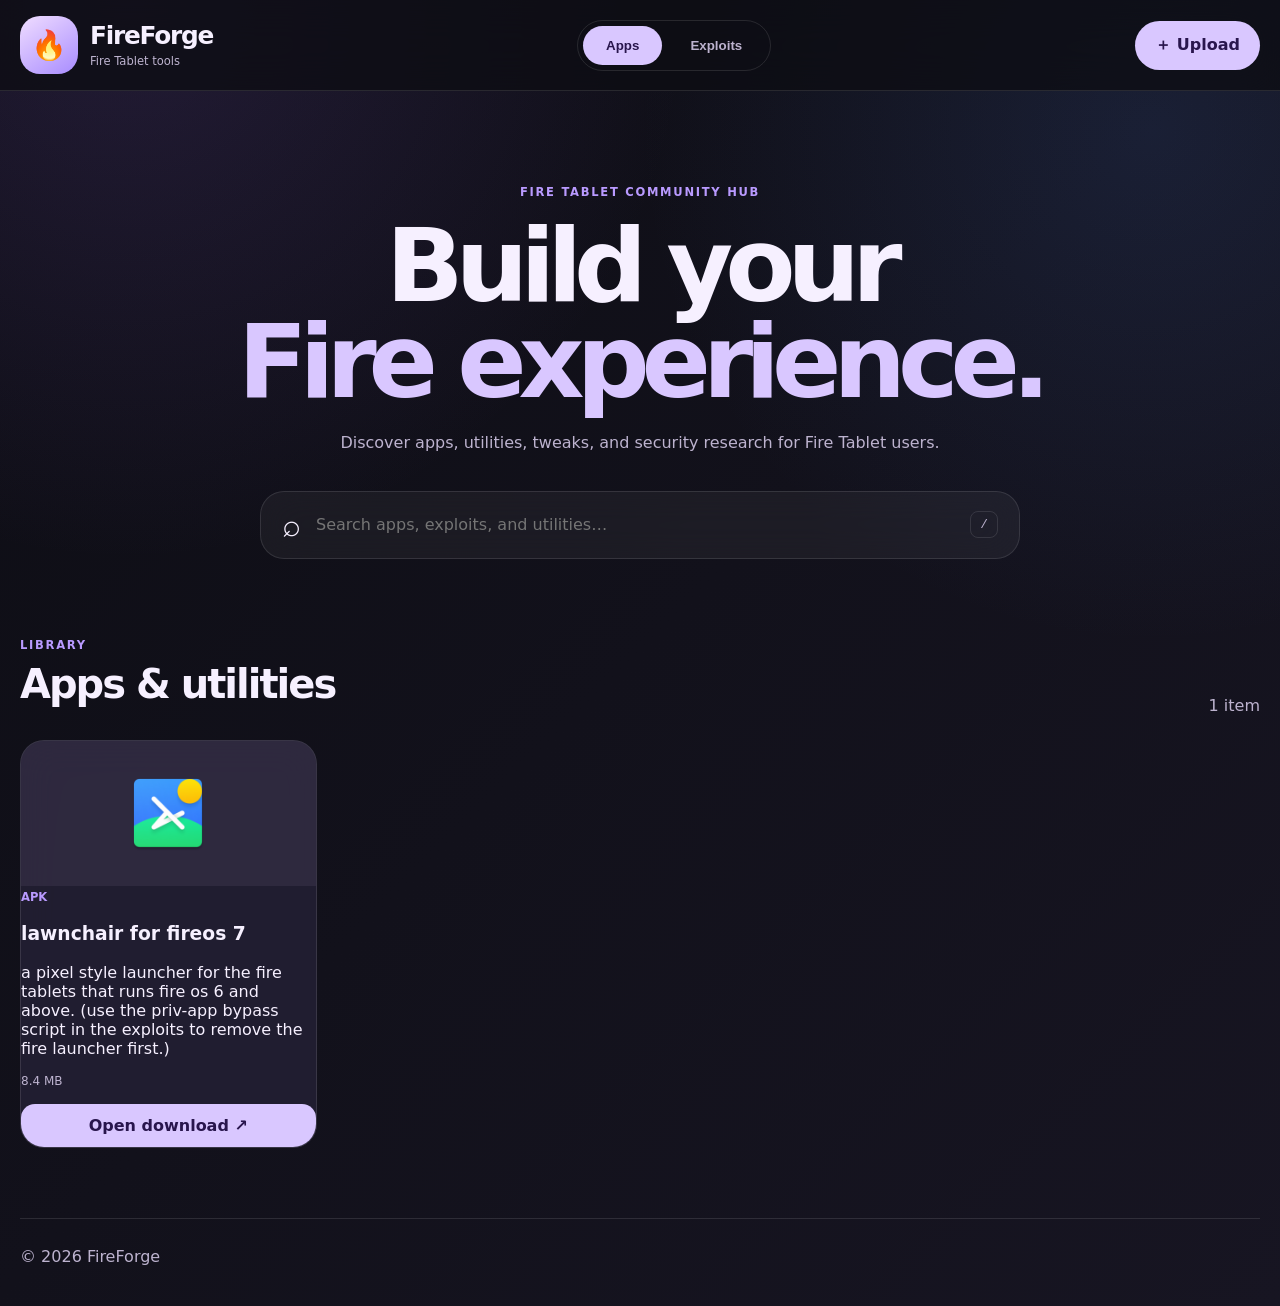
<file: index.html>
<!doctype html>
<html lang="en">

<head>
  <meta charset="UTF-8">
  <meta name="viewport" content="width=device-width, initial-scale=1">

  <meta
    name="description"
    content="FireForge — Fire Tablet apps, utilities, exploits and security research."
  >

  <title>FireForge</title>

  <!-- Keep the existing CSS from the FireForge folder -->
  <link rel="stylesheet" href="./styles.css">
</head>

<body>

  <header>

    <!-- FireForge logo -->
    <a
      class="brand"
      href="./"
      aria-label="FireForge home"
    >
      <span class="mark">🔥</span>

      <span>
        <b>FireForge</b>
        <small>Fire Tablet tools</small>
      </span>
    </a>


    <!-- Main navigation -->
    <nav aria-label="Catalog sections">

      <button
        class="tab active"
        data-tab="apps"
        type="button"
      >
        Apps
      </button>

      <button
        class="tab"
        data-tab="exploits"
        type="button"
      >
        Exploits
      </button>

    </nav>


    <!-- Upload Center -->
    <a
      class="upload"
      href="https://script.google.com/macros/s/AKfycbz2Tq5_YKB-OzCiYDluf_5VXmjHfUZsVbC53uJc27rw5RWImlo3YoCEscU9j6TZE-yz/exec"
      target="_blank"
      rel="noopener noreferrer"
      aria-label="Open FireForge Upload Center"
    >
      ＋ Upload
    </a>

  </header>


  <main>

    <!-- Hero -->
    <section class="hero">

      <small>
        FIRE TABLET COMMUNITY HUB
      </small>


      <h1>
        Build your<br>
        <em>Fire experience.</em>
      </h1>


      <p>
        Discover apps, utilities, tweaks,
        and security research for Fire Tablet users.
      </p>


      <!-- Search -->
      <label
        class="search"
        for="search"
      >

        <span aria-hidden="true">
          ⌕
        </span>

        <input
          id="search"
          type="search"
          placeholder="Search apps, exploits, and utilities…"
          autocomplete="off"
          aria-label="Search FireForge"
        >

        <kbd>/</kbd>

      </label>

    </section>


    <!-- Catalog -->
    <section class="catalog">

      <div class="heading">

        <div>

          <small>
            LIBRARY
          </small>

          <h2 id="title">
            Apps &amp; utilities
          </h2>

        </div>


        <span id="count">
          0 items
        </span>

      </div>


      <!-- Items are inserted by app.js -->
      <div id="grid"></div>


      <!-- Empty search result -->
      <div
        id="empty"
        hidden
      >
        No matching items.
      </div>

    </section>

  </main>


  <footer>
    © <span id="year"></span> FireForge
  </footer>


  <!-- Existing FireForge JavaScript -->
  <script src="./app.js"></script>

</body>

</html>
</file>
<file: styles.css>
:root{color-scheme:dark;--bg:#0d0d14;--surface:#252136cc;--text:#f6f0ff;--muted:#bdb3cf;--primary:#d9c7ff;--on:#29164d;--border:#ffffff1c}*{box-sizing:border-box}body{margin:0;color:var(--text);font:16px system-ui;background:radial-gradient(circle at 10% 0,#7652b833,transparent 35rem),radial-gradient(circle at 90% 10%,#4167b52b,transparent 32rem),linear-gradient(135deg,#0d0d14,#171522);min-height:100vh}a{color:inherit;text-decoration:none}header{position:sticky;top:0;z-index:5;display:flex;align-items:center;gap:24px;padding:16px max(18px,calc((100% - 1240px)/2));background:#0d0d14c9;border-bottom:1px solid var(--border);backdrop-filter:blur(24px)}.brand{display:flex;align-items:center;gap:12px}.mark{display:grid;place-items:center;width:58px;height:58px;border-radius:20px;background:linear-gradient(145deg,#f0ddff,#a88cff);font-size:1.8rem}.brand b{display:block;font-size:1.55rem;letter-spacing:-.05em}.brand small{color:var(--muted);font-size:.72rem}nav{display:flex;gap:5px;margin:auto;padding:5px;border:1px solid var(--border);border-radius:999px}.tab{border:0;border-radius:999px;padding:12px 23px;background:transparent;color:var(--muted);font-weight:800;cursor:pointer}.tab.active{background:var(--primary);color:var(--on)}.upload,.download{background:var(--primary);color:var(--on);font-weight:800;border-radius:999px;padding:14px 20px}.hero{text-align:center;padding:90px 18px 75px}.hero>small,.catalog small{color:#b99aff;font-weight:850;letter-spacing:.15em;font-size:.72rem}.hero h1{font-size:clamp(3.5rem,8vw,7.5rem);line-height:.94;letter-spacing:-.08em;margin:18px 0}.hero em{color:var(--primary);font-style:normal}.hero p{max-width:650px;margin:auto;color:var(--muted);line-height:1.7}.search{display:flex;align-items:center;gap:13px;max-width:760px;height:68px;margin:35px auto 0;padding:0 21px;border:1px solid var(--border);border-radius:24px;background:#ffffff0c;backdrop-filter:blur(20px);font-size:2rem}.search:focus-within{border-color:var(--primary);box-shadow:0 0 0 4px #b99aff22}.search input{flex:1;min-width:0;border:0;outline:0;background:transparent;color:var(--text);font:1rem system-ui}.search kbd{font-size:.8rem;padding:5px 9px;border:1px solid var(--border);border-radius:8px;color:var(--muted)}.catalog{width:min(1240px,calc(100% - 36px));margin:auto auto 70px}.heading{display:flex;justify-content:space-between;align-items:end;margin-bottom:25px}.heading h2{font-size:2.5rem;letter-spacing:-.05em;margin:8px 0}.heading span{color:var(--muted)}#grid{display:grid;grid-template-columns:repeat(4,minmax(0,1fr));gap:18px}.card{overflow:hidden;border:1px solid var(--border);border-radius:24px;background:var(--surface);backdrop-filter:blur(18px)}.cover{height:145px;display:grid;place-items:center;background:#d9c7ff12}.cover img{width:86px;height:86px;object-fit:contain;border-radius:20px}.fallback{font-size:3.5rem}.body{padding:19px}.kicker{color:#b99aff;font-size:.72rem;font-weight:800}.card h3{overflow-wrap:anywhere}.desc{color:var(--muted);font-size:.88rem;line-height:1.55}.meta{color:var(--muted);font-size:.75rem}.download{display:block;text-align:center;margin-top:16px;border-radius:14px;padding:12px}.empty{text-align:center;color:var(--muted);padding:60px}footer{width:min(1240px,calc(100% - 36px));margin:auto;padding:28px 0 40px;border-top:1px solid var(--border);color:var(--muted)}@media(max-width:1000px){#grid{grid-template-columns:repeat(3,1fr)}}@media(max-width:760px){header{flex-wrap:wrap}.brand{flex:1}nav{order:3;width:100%;justify-content:center}.tab{flex:1}#grid{grid-template-columns:repeat(2,1fr)}}@media(max-width:480px){#grid{grid-template-columns:1fr}.hero h1{font-size:3.4rem}.search kbd{display:none}}
</file>
